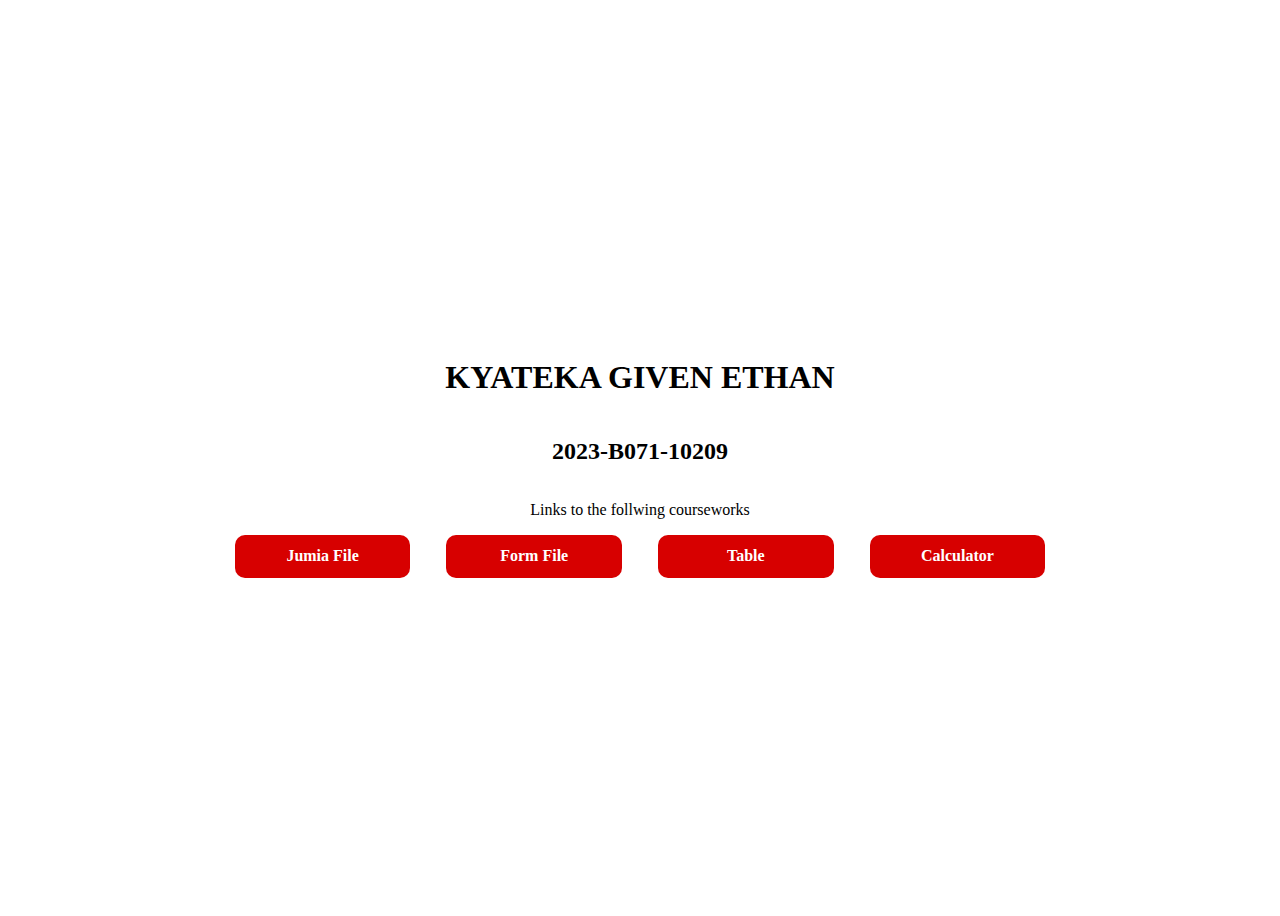
<file: index.html>
<!DOCTYPE html>
<html lang="en">
<head>
    <meta charset="UTF-8">
    <meta name="viewport" content="width=device-width, initial-scale=1.0">
    <title>Work for Web</title>
    <style>
        body
        {
            height: 100dvh;
            display: flex;
            flex-direction: column;
            justify-content: center;
            align-items: center;
        }

        a
        {
            text-decoration: none;
            padding: 0.8rem;
            color: white;
            background-color: rgb(215, 0, 0);
            font-weight: bold;
            width: 150px;
            display: inline-block;
            text-align: center;
            border-radius: 10px;
            margin: 0 1rem;
        }

        a:hover
        {
            background-color: rgba(215, 0, 0, 0.6);
            transform: scale(1.1);
        }

        a:hover
        {
            background-color: rgb(215, 0, 0);
            transform: scale(0.9);
        }
    </style>
</head>
<body>
    <h1>KYATEKA GIVEN ETHAN</h1>
    <h2>2023-B071-10209</h2>
    <p>Links to the follwing courseworks</p>
    <div>
        <a target="_blank" href="jumia/jumia.html">Jumia File</a>
        <a target="_blank" href="form/form.html">Form File</a>
        <a target="_blank" href="table/index.html">Table</a>
        <a target="_blank" href="calculator/calculator.html">Calculator</a>
    </div>
</body>
</html>
</file>
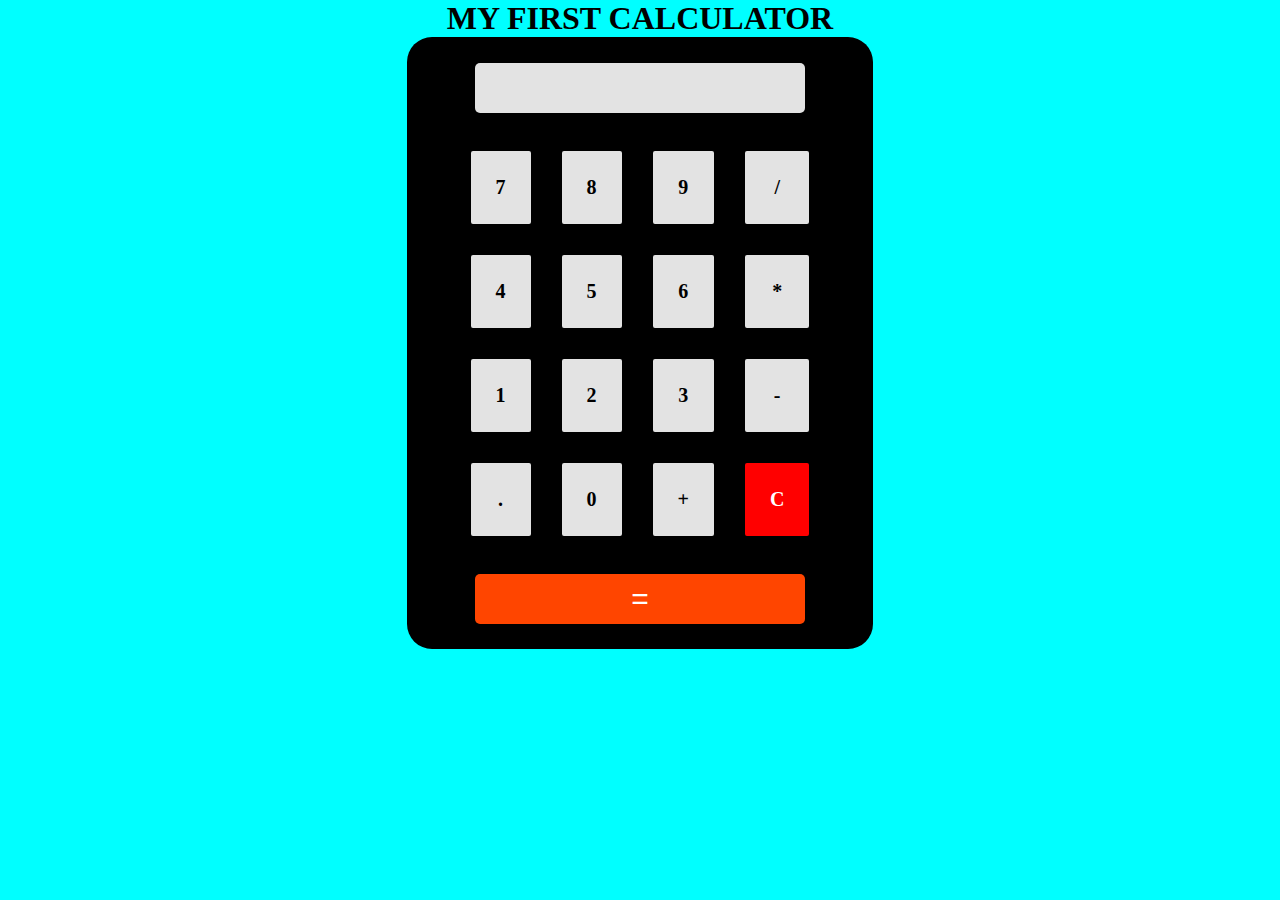
<file: calculator/index.html>
<!DOCTYPE html>
<html lang="en">
<head>
    <meta charset="UTF-8">
    <meta name="viewport" content="width=device-width, initial-scale=1.0">
    <title>Calculator</title>
    <link rel="shortcut icon" href="logo.png" type="image/x-icon">
    <style>
        *
        {
            padding: 0;
            margin: 0;
            box-sizing: border-box;
        }
        
        body
        {
            background-color: aqua;
        }

        .background
        {
            /* 
            display: flex;
            justify-content: center;   //Please Note that border-spacing doesn't wrok with Flex properties as, Flex overrides border-spacing
            justify-content: center;
            */
            background-color: black;
            padding: 2%;
            width: max-content;
            margin: auto;
            border-radius: 25px;
            font-size: 20px;
        }

        table
        {
            padding: 10px;
            width: max-content;
            border-spacing: 25px;

        }

        table, th, td
        {
            
            text-align: center;
        }

        table:hover, th:hover, td:hover, button:hover
        {
            cursor: pointer;
        }

        th:hover, td:hover, button:hover, #num:hover
        {
            opacity: 0.8;
        }        

        th:active, td:active, button:active
        {
            opacity: 0.6;
        }

        th,td
        {
            padding: 25px;
            border: black solid 3px;
            font-weight: bold;
        }


        th, td, #num, button
        {
            border-radius: 5px;
        }

        th,td,#num
        {
            background-color: rgb(227, 227, 227);
        }
        
        input[type=number]::-webkit-inner-spin-button
        input[type=number]::-webkit-outer-spin-button
        {
            -webkit-animation: none;
            margin: 0;
        }

        h1
        {
            text-align: center;
        }

        #num, button
        {
            width: 330px;
            height: 50px;
            border: none;
        }

        button
        {

            background-color: orangered;
            color: white;
            font-size: 30px;
        }

        .input
        {
            width: max-content;
            margin: auto;
        }

        .red
        {
            background-color: red;
            color: white;
            font-size: 20px;
        }


    </style>
</head>
<body>
    <h1>MY FIRST CALCULATOR</h1>
    <div class="background">
        <div class="input">
            <input type="text" name="Numbers" id="num">
        </div>
        <table>
            <tr>
                <td>7</td>
                <td>8</td>
                <td>9</td>
                <td>/</td>
            </tr>
            <tr>
                <td>4</td>
                <td>5</td>
                <td>6</td>
                <td>*</td>
            </tr>
            <tr>
                <td>1</td>
                <td>2</td>
                <td>3</td>
                <td>-</td>
            </tr>
            <tr>
                <td>.</td>
                <td>0</td>
                <td>+</td>
                <td class="red">C</td>
            </tr>
        </table>
        <div class="input">
            <button type="button">=</button>
        </div>
    </div>
</body>
</html>
</file>
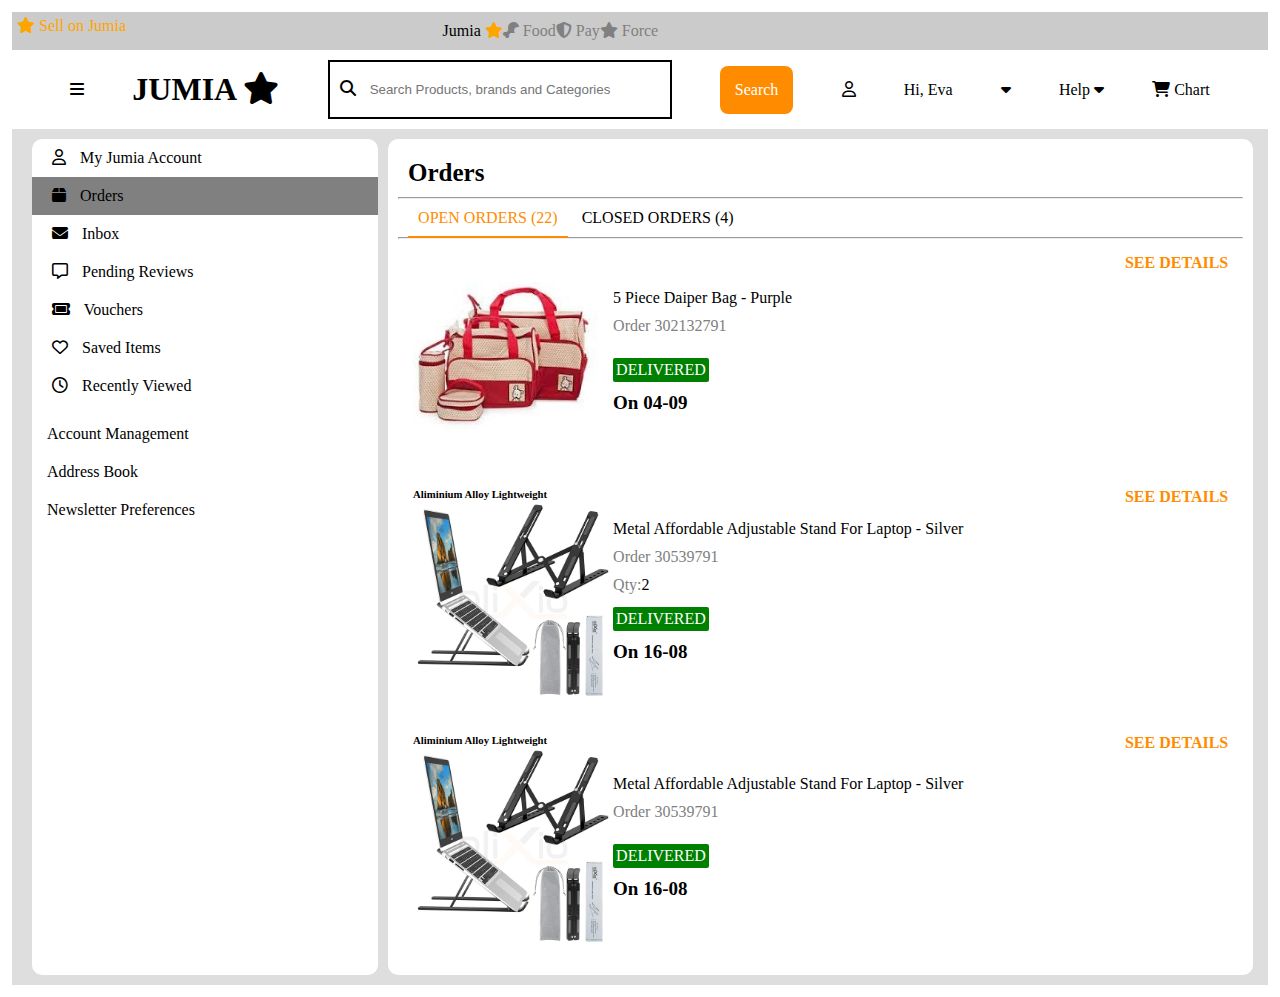
<file: jumia/index.html>
<!DOCTYPE html>
<html lang="en">
<head>
    <meta charset="UTF-8">
    <meta name="viewport" content="width=device-width, initial-scale=1.0">
    <link rel="stylesheet" href="style.css">
    <link rel="shortcut icon" href="jumialogo.png" type="image/x-icon">
    <link rel="stylesheet" href="https://cdnjs.cloudflare.com/ajax/libs/font-awesome/6.4.2/css/all.min.css"/>
    <title>Jumia - Home Page</title>
</head>
<body>
    <div class="entire-section">
        <header> 
            <section class="upper">
                <p style="color: orange;"><span><i class="fa-solid fa-star"></i></span> Sell on Jumia</p>
                <p class="upper paragraph">
                    <span>Jumia <i class="fa-solid fa-star" style="color: orange;"></i></span>
                    <span style="color: grey;"><i class="fa-solid fa-drumstick-bite"></i> Food</span>
                    <span style="color: grey;"><i class="fa-solid fa-shield-halved"></i> Pay</span>
                    <span style="color: grey;"><i class="fa-solid fa-star"></i> Force</span>
                </p>
            </section>
            <section class="lower">
                <span><i class="fa-solid fa-bars"></i></span>
                <h1>JUMIA <i class="fa-solid fa-star"></i></h1>
                <div class="searched">
                    <i class="fa-solid fa-magnifying-glass"></i>
                    <input type="search" name="searchbar" id="search" placeholder="Search Products, brands and Categories">
                </div>
                <a href="#" style="color: white; padding: 15px; background-color: darkorange; border-radius: 8px;">Search</a>
                <span><i class="fa-regular fa-user"></i></span>
                <p>Hi, Eva</p>
                <span><i class="fa-solid fa-caret-down"></i></span>
                <span>Help <i class="fa-solid fa-caret-down"></i></span>
                <span><i class="fa-solid fa-cart-shopping"></i> Chart</span>
            </section>
        </header>
    
        <main>
            <aside>
                <div class="icona">
                    <span class="iconss"><i class=" iona fa-regular fa-user"></i> My Jumia Account</span>
                </div>
                <div class="icona" style="background-color: grey;">
                    <span class="iconss"><i class=" iona fa-solid fa-box"></i> Orders</span>
                </div>
                <div class="icona">
                    <span class="iconss"><i class=" iona fa-solid fa-envelope"></i> Inbox</span>
                </div>
                <div class="icona">
                    <span class="iconss"><i class=" iona fa-regular fa-message"></i> Pending Reviews</span>
                </div>
                <div class="icona">
                    <span class="iconss"><i class=" iona fa-solid fa-ticket"></i> Vouchers</span>
                </div>
                <div class="icona">
                    <span class="iconss"><i class=" iona fa-regular fa-heart"></i> Saved Items</span>
                </div>
                <div class="icona">
                    <span class="iconss"><i class=" iona fa-regular fa-clock"></i> Recently Viewed</span>
                </div>
                <p>Account Management</p>
                <p>Address Book</p>
                <p>Newsletter Preferences</p>
            </aside>

            <section>
                <p style="font-size: 25px; font-weight: bold; padding: 10px;">Orders</p>
                     <hr>
                <div class="normal-links">
                    <a href="#" class="link1">OPEN ORDERS (22)</a>
                    <a href="#" class="link2" style="color: black;">CLOSED ORDERS (4)</a>
                </div>
                <hr>

                <div class="div">
                    <!-- Two divs for image and description -->
                    <div class="item-list">
                        <div class="image">
                            <img src="bags1.jpg" alt="Hand Bags" style="width: 200px; height: 200px;">
                        </div>
                        <div class="description">
                            <p>5 Piece Daiper Bag - Purple</p>
                            <p style="margin: 10px 0; color: grey;">Order 302132791</p>
                            <p style="margin-top: 13px; color: white; background-color: green; width: max-content; padding: 3px; border-radius: 2px;">DELIVERED</p>
                            <p style="font-size: 19px; margin: 10px 0;"><strong>On 04-09</strong></p>
                        </div>
                    </div>
                    <p class="range">SEE DETAILS</p>
                </div>

                <div class="div">
                    <div class="item-list">
                        <div class="image">
                            <h6>Aliminium Alloy Lightweight</h6>
                            <img src="stand.jpg" alt="Hand Bags" style="width: 200px; height: 200px;">
                        </div>
                        <div class="description">
                            <p>Metal Affordable Adjustable Stand For Laptop - Silver</p>
                            <p style="margin: 10px 0; color: grey;">Order 30539791</p>
                            <p><span style="color: grey;">Qty:</span>2</p>
                            <p style="margin-top: 13px; color: white; background-color: green; width: max-content; padding: 3px; border-radius: 2px;">DELIVERED</p>
                            <p style="font-size: 19px; margin: 10px 0;"><strong>On 16-08</strong></p>
                        </div>
                    </div>
                    <p class="range">SEE DETAILS</p>
                </div>

                <div class="div">
                    <div class="item-list">
                        <div class="image">
                            <h6>Aliminium Alloy Lightweight</h6>
                            <img src="stand.jpg" alt="Hand Bags" style="width: 200px; height: 200px;">
                        </div>
                        <div class="description">
                            <p>Metal Affordable Adjustable Stand For Laptop - Silver</p>
                            <p style="margin: 10px 0; color: grey;">Order 30539791</p>
                            <p style="margin-top: 13px; color: white; background-color: green; width: max-content; padding: 3px; border-radius: 2px;">DELIVERED</p>
                            <p style="font-size: 19px; margin: 10px 0;"><strong>On 16-08</strong></p>
                        </div>
                    </div>
                    <p class="range">SEE DETAILS</p>
                </div>

            </section>
        </main>
    </div>
</body>
</html>
</file>
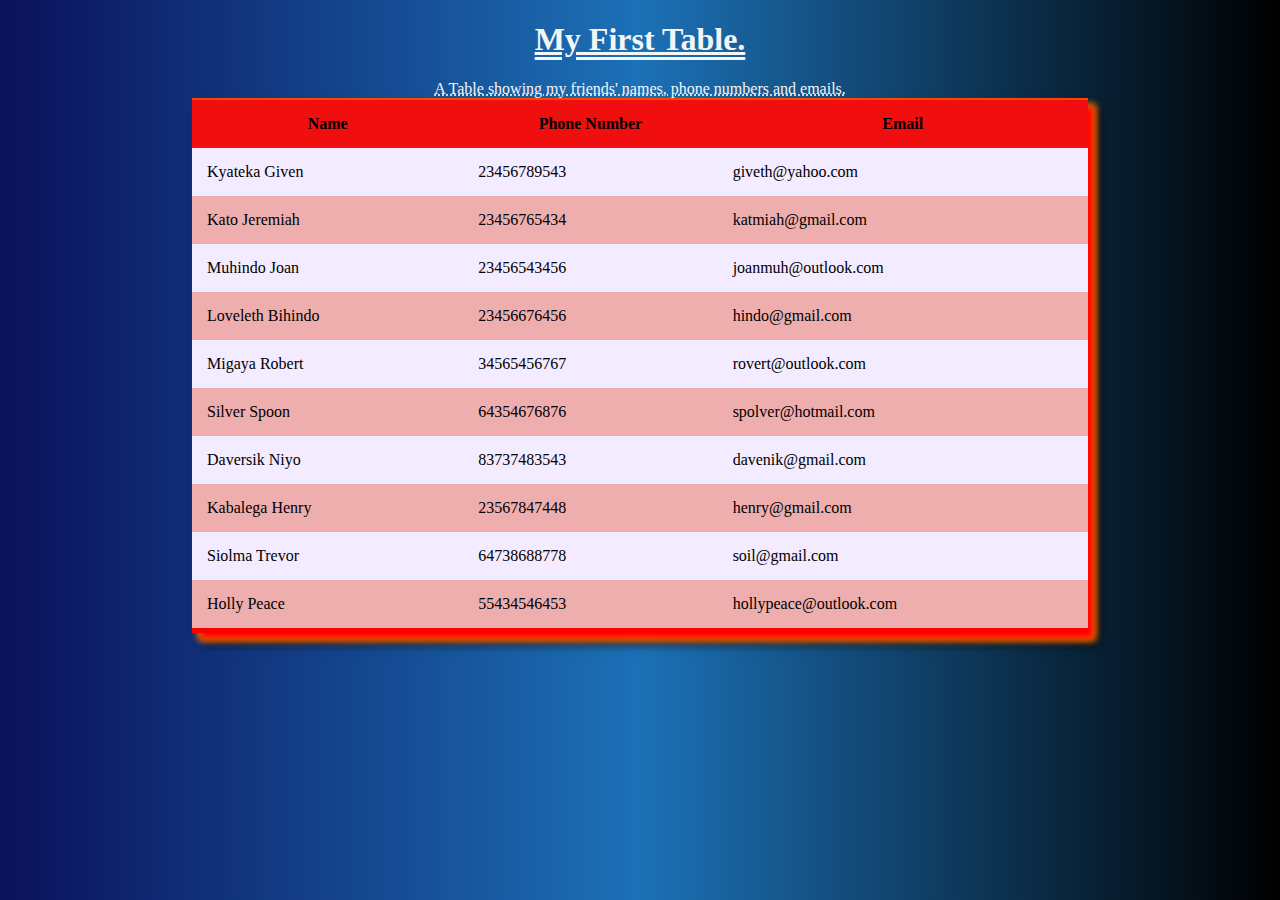
<file: table/index.html>
<!DOCTYPE html>
<html lang="en">
<head>
    <meta charset="UTF-8">
    <meta name="viewport" content="width=device-width, initial-scale=1.0">
    <title>Table</title>
    <link rel="shortcut icon" href="Table.png" type="image/x-icon">
    <style>
       body{
            background-image: linear-gradient( to right, rgb(11, 17, 91), rgb(28, 113, 183), black);
            margin: auto;
       }
        
        .table {
            border-top: 2px solid orangered;
            width: 70%;
            padding: 1px;
            border-collapse: collapse;
            margin-left: auto;
            margin-right: auto;
            margin-bottom: 23px;
            box-shadow: 7px 7px 7px red, 7px 7px 7px yellow, 10px 10px 10px black;
        }
        
        .table th:hover {
            background-color: black;
            color: white;
            cursor: pointer;
            font-family: 'Lucida Sans', 'Lucida Sans Regular', 'Lucida Grande', 'Lucida Sans Unicode', Geneva, Verdana, sans-serif;
            font-size: larger;
            text-decoration: underline double;
            text-shadow: 5px 5px 5px ;
            
        }
        .table tr:nth-child(odd) {
            background-color: rgb(238, 174, 174);
        }
        .table th, td {
            font-family: 'Times New Roman', Times, serif;
            padding: 15px;
        }
        .table th {
            background-color: rgb(241, 14, 14);
            color: black;            
        }
        .table tr {
            background-color: rgb(243, 235, 255);
            color: rgb(0, 0, 0);
        }

        h1 {
            color: whitesmoke;
            text-align: center;
            text-decoration: underline double;
        }
        .table tr:nth-child(even):hover{
            background-color: transparent;
            color: white;
            cursor: progress;
            border: 3px black solid;
        }
        .table tr:nth-child(odd):hover{
            color: rgb(6, 255, 31);
            background-color: rgb(0, 0, 0);
            cursor: zoom-in;
            border: 3px solid orange;
        }
        tr:last-of-type{
            border-bottom: 5px solid red;


        }

        caption{
            font-family: Algerian;
            color: whitesmoke;
            text-decoration: underline dotted;
        }
     
    </style>
</head>
<body>
    <h1>My First Table.</h1>
    <table class="table">
        <caption>A Table showing my friends' names, phone numbers and emails.</caption>
        <tr>
            
            <th>Name</th>
            <th>Phone Number</th>
            <th>Email</th>
        </tr>
        <tr>
            
            <td>Kyateka Given</td>
            <td>23456789543</td>
            <td>giveth@yahoo.com</td>
        </tr>
        <tr>
            
            <td>Kato Jeremiah</td>
            <td>23456765434</td>
            <td>katmiah@gmail.com</td>
        </tr>
        <tr>
            
            <td>Muhindo Joan</td>
            <td>23456543456</td>
            <td>joanmuh@outlook.com</td>
        </tr>
        <tr>
            
            <td>Loveleth Bihindo</td>
            <td>23456676456</td>
            <td>hindo@gmail.com</td>
        </tr>
        <tr>
            
            <td>Migaya Robert</td>
            <td>34565456767</td>
            <td>rovert@outlook.com</td>
        </tr>
        <tr>
            
            <td>Silver Spoon</td>
            <td>64354676876</td>
            <td>spolver@hotmail.com</td>
        </tr>
        <tr>
            <td>Daversik Niyo</td>
            <td>83737483543</td>
            <td>davenik@gmail.com</td>
        </tr>
        <tr>
            <td>Kabalega Henry</td>
            <td>23567847448</td>
            <td>henry@gmail.com</td>
        </tr>
        <tr>
            
            <td>Siolma Trevor</td>
            <td>64738688778</td>
            <td>soil@gmail.com</td>
        </tr>
        <tr>
            
            <td>Holly Peace </td>
            <td>55434546453</td>
            <td>hollypeace@outlook.com</td>
        </tr>
    </table>
</body>
</html>
</file>
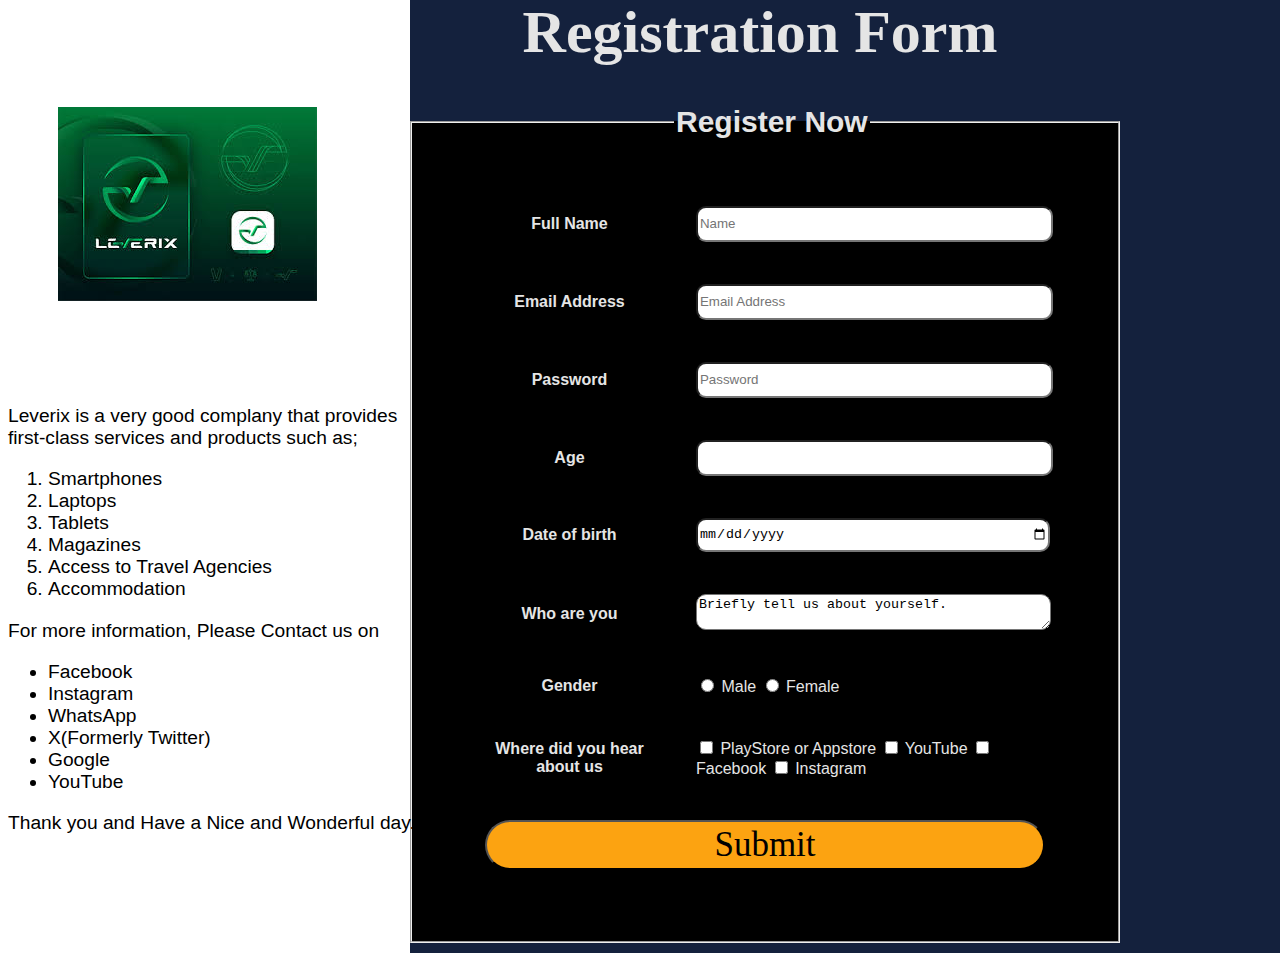
<file: form/form.html>
<!DOCTYPE html>
<html lang="en">
<head>
    <meta charset="UTF-8">
    <meta name="viewport" content="width=device-width, initial-scale=1.0">
    <link rel="shortcut icon" href="Form.png" type="image/x-icon">
    <link rel="stylesheet" href="form.css">
    <title>Form</title>
</head>
<body>
    <h1>Registration Form</h1>
    <img src="Company.jpg" alt="Logo">
    <div class="details">
        <p>Leverix is a very good complany that provides first-class services and products such as;</p>
        <ol>
            <li>Smartphones</li>
            <li>Laptops</li>
            <li>Tablets</li>
            <li>Magazines</li>
            <li>Access to Travel Agencies</li>
            <li>Accommodation</li>
        </ol>

        <p>For more information, Please Contact us on</p>
        <ul>
            <li>Facebook</li>
            <li>Instagram</li>
            <li>WhatsApp</li>
            <li>X(Formerly Twitter)</li>
            <li>Google</li>
            <li>YouTube</li>
        </ul>
        <p>Thank you and Have a Nice and Wonderful day.</p>
    </div>
    <form>
        <fieldset>
            <legend>Register Now</legend>
            <table>
                <tr>
                    <th><label for="name">Full Name</label></th>
                    <td><input type="text" id="name" name="Fullname" placeholder="Name"></td>
                </tr>
                <tr>
                    <th><label for="email">Email Address</label></th>
                    <td><input type="email" name="Email" id="email" placeholder="Email Address"></td>
                </tr>
                <tr>
                    <th><label for="pwd">Password</label></th>
                    <td><input type="password" name="password" id="pwd" placeholder="Password"></td>
                </tr>
                <tr>
                    <th><label for="number">Age</label></th>
                    <td><input type="number" name="num" id="number"></td>
                </tr>
                <tr>
                    <th><label for="date">Date of birth</label></th>
                    <td><input type="date" name="date" id="date"></td>
                </tr>
                <tr>
                    <th>Who are you</th>
                    <td>
                        <textarea name="message" id="message">Briefly tell us about yourself.</textarea>
                    </td>
                </tr>
                <tr>
                    <th><label for="gender">Gender</label></th>
                    <td><input type="radio" name="Gender" id="male" value="Male"> <label for="male">Male</label>    <input type="radio" name="Gender" id="female" value="Female"> <label for="female">Female</label>
                    </td>
                </tr>
                <tr>
                    <th>Where did you hear about us</th>
                    <td> <input type="checkbox" name="source" id="play" value="store">
                         <label for="store">PlayStore or Appstore</label>
                         <input type="checkbox" name="source" id="you" value="youtube">
                         <label for="you">YouTube</label>
                         <input type="checkbox" name="source" id="face" value="facebook">
                         <label for="face">Facebook</label>
                         <input type="checkbox" name="source" id="insta" value="instagram">
                         <label for="insta">Instagram</label>
                    </td>
                </tr>
                <tr>
                    <th colspan="2"><input type="submit" value="Submit" id="submit" onclick="alert('Welcome to our company. You will be redirected to another page shortly.')"></th>
                </tr>
            </table>
 
        </fieldset>
    </form>
</body>
</html>
</file>
<file: jumia/style.css>
*
{
    padding: 0;
    margin: 0;
    box-sizing: border-box;
}

html
{
    height: 100%;
}

body
{
    padding: 12px;
}

.upper
{
    display: flex;
    padding: 5px;
    background-color: rgb(203, 203, 203);
}

.paragraph
{
    margin-left: 25%;
}


.lower
{
    display: flex;
    justify-content: space-evenly;
    align-items: center;
    padding: 10px;
}

main
{
    padding: 10px;
    display: flex;
    background-color: rgb(223, 222, 222);
}

aside
{
    margin: 0 10px;
    border-radius: 10px;
    width: 28%;
    background-color: white;
}

main section
{
    border-radius: 10px;
    padding: 10px;
    width: 70%;
    background-color: white;
}

.div
{
    display: flex;
    justify-content: space-between;
    padding: 15px;
}

.item-list
{
    display: flex;
}

.description
{
    display: flex;
    flex-direction: column;
    margin-top: auto;
    margin-bottom: auto;
}

.range
{
    color: darkorange;
    font-weight: bold;
}

.normal-links
{
    padding: 10px;
}

a
{
    text-decoration: none;
}

.link1
{
    color: darkorange;
    border-bottom: darkorange 2px solid;
    padding: 10px;
}

.link2
{
    padding: 10px;
}

main aside div
{
    padding: 10px;
}

.iona
{
    margin: 0 10px;
}

aside p
{
    margin: 20px 15px;
}

.icona:hover
{
    background-color: grey;
}

#search
{
    width: 300px;
    padding: 10px;
    background-color: white;
    border: none;
}

.searched
{
    border: 2px solid black;
    padding: 10px;
}
</file>
<file: form/form.css>
body 
{

 background-image: linear-gradient(to right, white 410px, #14213d 100px);
 

color: #e5e5e5;
}

h1 
{
text-align: center; 
font-size: 60px;
margin-left: 240px;
margin-top: -10px;
}
legend {
    margin-left: 250px;
    font-size: 30px;
    font-weight: bolder;
    font-family: 'Segoe UI', Tahoma, Geneva, Verdana, sans-serif;
    color: #e5e5e5;
}

fieldset
{
    background-color: black;
}

form
{
    margin-top: -800px;
    margin-left: 400px;
    margin-right: 150px;
    margin-bottom: 10px;

    
    
}
#submit 
{
  width: 100%;
  height: 50px;
  background-color: #fca311;
  font-size: 35px;
  font-family: 'Times New Roman', Times, serif;
  border-radius: 60px;
}
#submit:hover{
    background-image: linear-gradient(t45deg, #011627, #fdfffc);
}
table
{
    color: #e5e5e5;
    padding: 20px;
    border-spacing: 40px;
    font-family: 'Lucida Sans', 'Lucida Sans Regular', 'Lucida Grande', 'Lucida Sans Unicode', Geneva, Verdana, sans-serif;
}

#name, #email, #pwd, #number, #date, #message 
{
    width: 100%;
    height: 30px;
    border-radius: 10px;
    background-color: white;
}
img
{
    margin-left: 50px;
    max-width: 259px;
    max-height: 194px;
}

.details
{
    
    color: black;
    margin-right: 850px;
    margin-top: 100px;
    height: 500px;
    font-size: larger;
    font-family: 'Gill Sans', 'Gill Sans MT', Calibri, 'Trebuchet MS', sans-serif;
   
}
</file>
